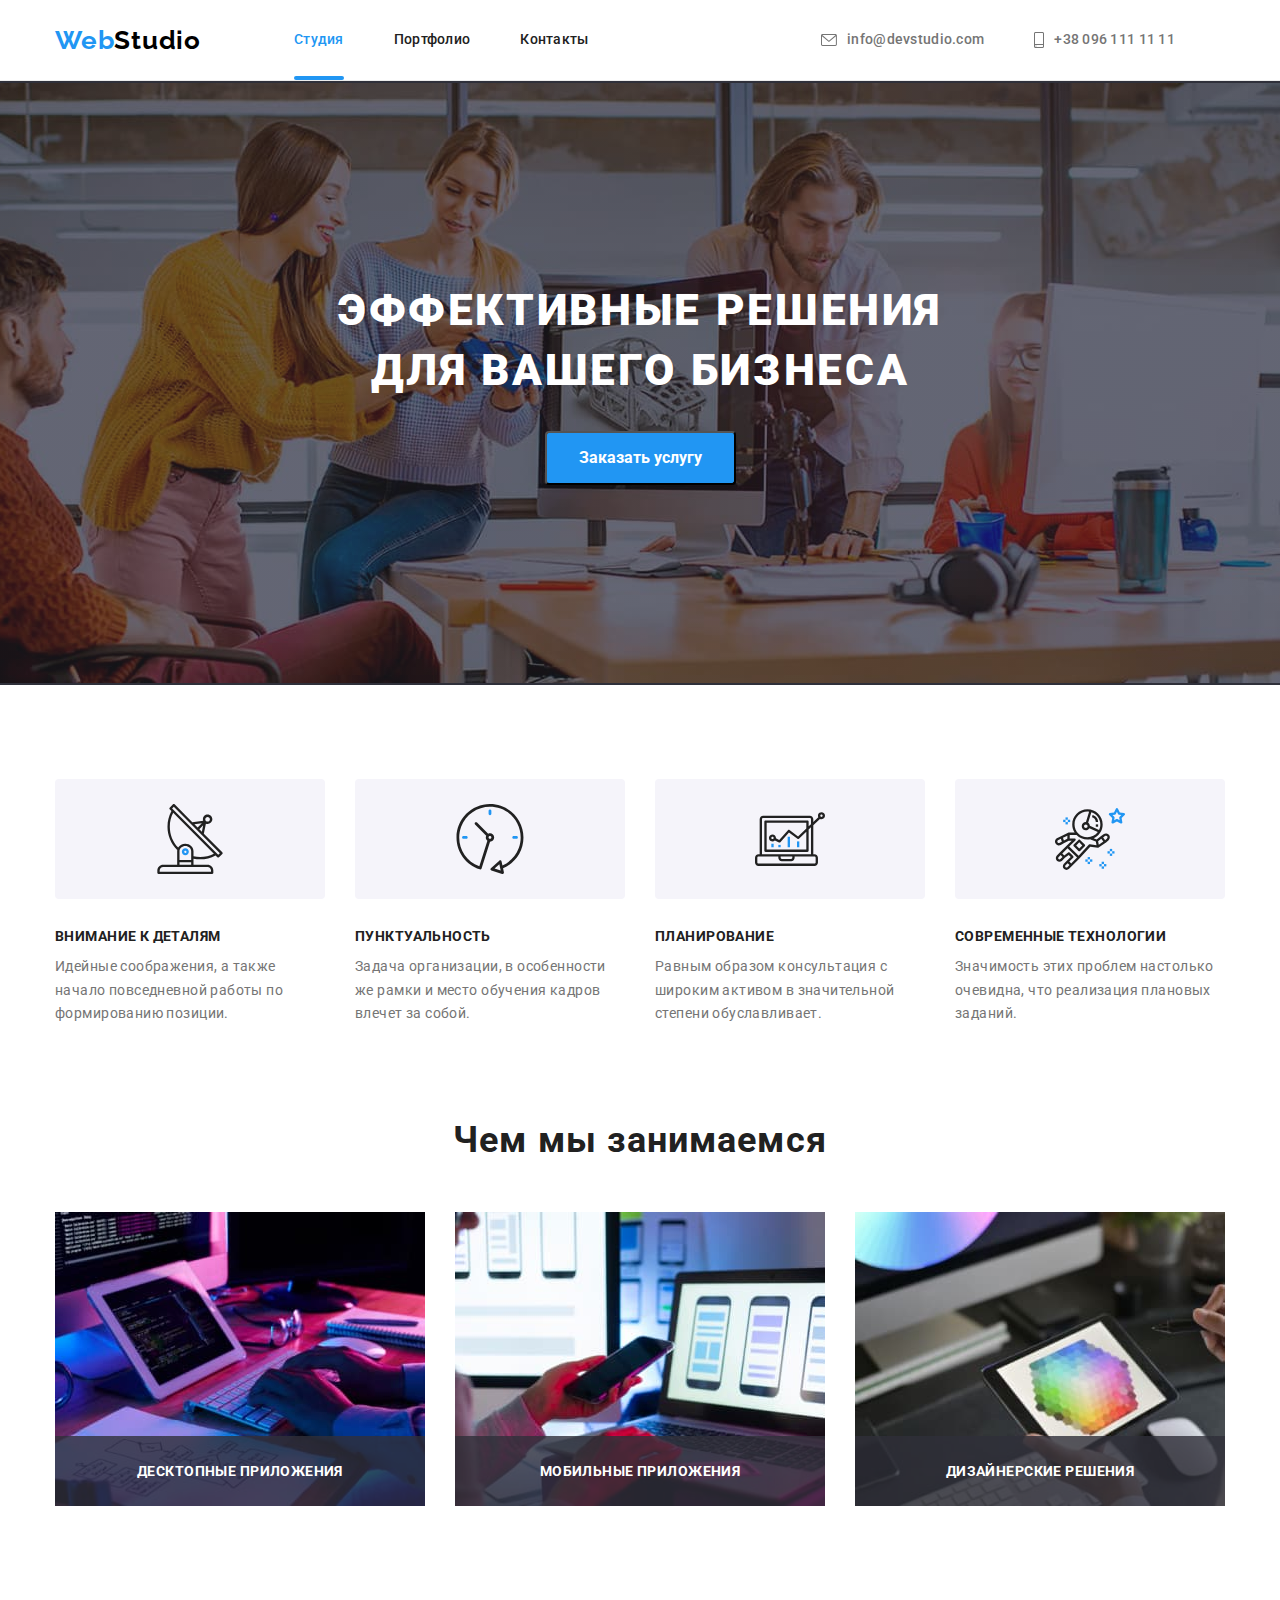
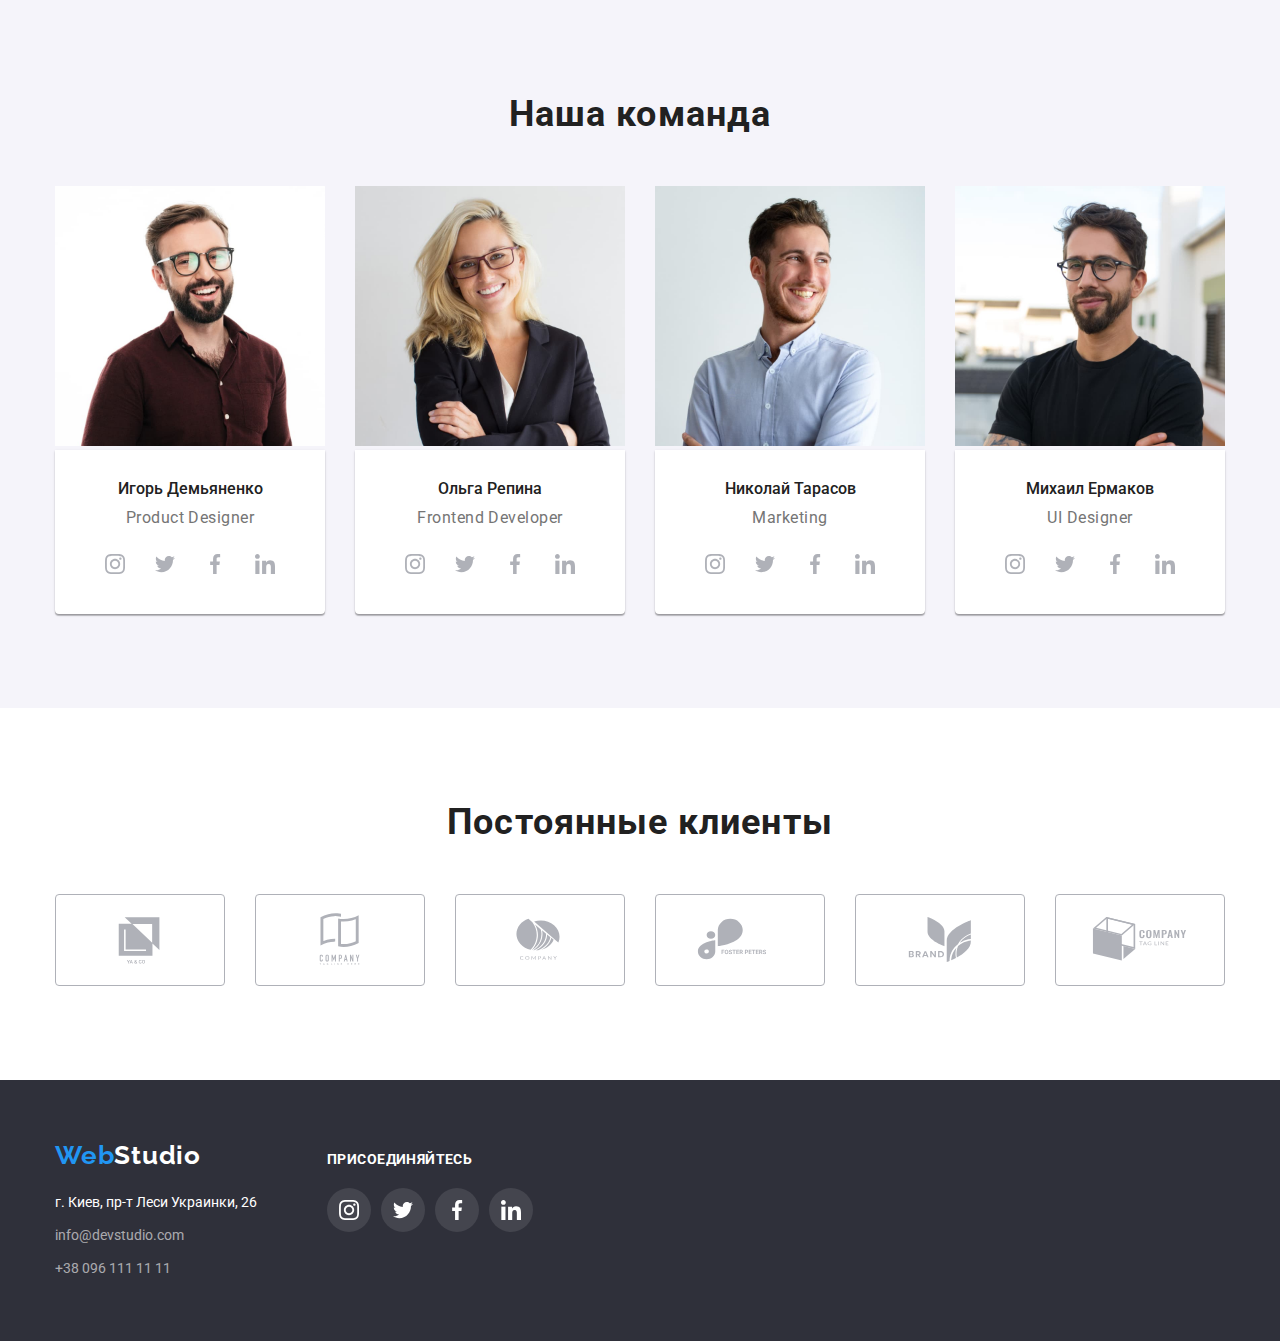
<file: index.html>
<!DOCTYPE html>
<html lang="ru">
  <head>
    <meta charset="UTF-8" />
    <meta http-equiv="X-UA-Compatible" content="IE=edge" />
    <meta name="viewport" content="width=device-width, initial-scale=1.0" />
    <title>WebStudio</title>
    <link rel="preconnect" href="https://fonts.googleapis.com" />
    <link rel="preconnect" href="https://fonts.gstatic.com" crossorigin />
    <link
      href="https://fonts.googleapis.com/css2?family=Raleway:wght@700&family=Roboto:wght@400;500;700;900&display=swap"
      rel="stylesheet"
    />
    <link
      rel="stylesheet"
      href="https://cdnjs.cloudflare.com/ajax/libs/modern-normalize/1.0.0/modern-normalize.min.css"
    />
    <link rel="stylesheet" href="./css/styles.css" />
  </head>
  <body>
    <!--Header section-->
    <header class="header">
      <div class="container header-container">
        <nav class="header-nav">
          <a class="logo link" href="./index.html"><span class="accent-logo">Web</span>Studio</a>
          <ul class="header-list list">
            <li class="header-item">
              <a class="header-link link header-link-current" href="./index.html">Студия</a>
            </li>

            <li class="header-item">
              <a class="header-link link" href="./portfolio.html">Портфолио</a>
            </li>

            <li class="header-item">
              <a class="header-link link" href="">Контакты</a>
            </li>
          </ul>
        </nav>

        <ul class="header-contacts list">
          <li class="header-contacts-item">
            <a class="header-mail link" href="mailto:info@devstudio.com">
              <svg class="header-icon" width="16" height="12">
                <use href="./images/icons.svg#icon-mail"></use>
              </svg>
              info@devstudio.com
            </a>
          </li>

          <li class="header-contacts-item">
            <a class="header-phone link" href="tel:+380961111111">
              <svg class="header-icon" width="10" height="16">
                <use href="./images/icons.svg#icon-phone"></use>
              </svg>
              +38 096 111 11 11
            </a>
          </li>
        </ul>
      </div>
    </header>

    <main>
      <!--Него section-->
      <section class="hero-section">
        <div class="container hero-container">
          <h1 class="hero-title">
            Эффективные решения<br />
            для вашего бизнеса
          </h1>

          <button class="hero-btn" data-modal-open type="button">Заказать услугу</button>
        </div>
      </section>

      <!--About section-->
      <section class="about-section section">
        <div class="container about-container">
          <ul class="about-list list">
            <li class="about-item">
              <div class="thumb-about">
                <svg class="about-icon" width="70" height="70">
                  <use href="./images/icons.svg#icon-antenna"></use>
                </svg>
              </div>
              <h3 class="about-title">Внимание к деталям</h3>
              <p class="about-desc">
                Идейные соображения, а также начало повседневной работы по формированию позиции.
              </p>
            </li>

            <li class="about-item">
              <div class="thumb-about">
                <svg class="about-icon" width="70" height="70">
                  <use href="./images/icons.svg#icon-clock"></use>
                </svg>
              </div>
              <h3 class="about-title">Пунктуальность</h3>
              <p class="about-desc">
                Задача организации, в особенности же рамки и место обучения кадров влечет за собой.
              </p>
            </li>

            <li class="about-item">
              <div class="thumb-about">
                <svg class="about-icon" width="70" height="70">
                  <use href="./images/icons.svg#icon-diagram"></use>
                </svg>
              </div>
              <h3 class="about-title">Планирование</h3>
              <p class="about-desc">
                Равным образом консультация с широким активом в значительной степени обуславливает.
              </p>
            </li>

            <li class="about-item">
              <div class="thumb-about">
                <svg class="about-icon" width="70" height="70">
                  <use href="./images/icons.svg#icon-astronaut"></use>
                </svg>
              </div>
              <h3 class="about-title">Современные технологии</h3>
              <p class="about-desc">
                Значимость этих проблем настолько очевидна, что реализация плановых заданий.
              </p>
            </li>
          </ul>
        </div>
      </section>

      <!--Occupation section-->
      <section class="occupation-section section">
        <div class="container occupation-container">
          <h2 class="section-title">Чем мы занимаемся</h2>
          <ul class="occupation-list list">
            <li class="occupation-item">
              <div class="occupation-thumb">
                <img
                  class="occupation-img"
                  src="./images/main_page/we_doing_1.jpg"
                  alt="Пишем код"
                  width="370"
                  height="294"
                />
                <p class="occupation-label">Десктопные приложения</p>
              </div>
            </li>

            <li class="occupation-item">
              <div class="occupation-thumb">
                <img
                  class="occupation-img"
                  src="./images/main_page/we_doing_2.jpg"
                  alt="Делаем адаптивную верстку"
                  width="370"
                  height="294"
                />
                <p class="occupation-label">Мобильные приложения</p>
              </div>
            </li>

            <li class="occupation-item">
              <div class="occupation-thumb">
                <img
                  class="occupation-img"
                  src="./images/main_page/we_doing_3.jpg"
                  alt="Создаем дизайн"
                  width="370"
                  height="294"
                />
                <p class="occupation-label">Дизайнерские решения</p>
              </div>
            </li>
          </ul>
        </div>
      </section>

      <!--Teem section-->
      <section class="team-section section">
        <div class="container team-container">
          <h2 class="section-title">Наша команда</h2>
          <ul class="team-list list">
            <li class="team-item">
              <img
                class="team-img"
                src="./images/main_page/team_1.jpg"
                alt="фото Игоря Демьяненко"
                width="270"
                height="260"
              />
              <div class="team-wrapper">
                <h3 class="team-title">Игорь Демьяненко</h3>
                <p class="team-subtitle">Product Designer</p>
                <ul class="socials list">
                  <li class="social-item">
                    <a
                      href="https://www.instagram.com/"
                      class="team-social-link link"
                      rel="noopener noreferrer"
                      aria-label="instagram"
                    >
                      <svg class="social-icon" width="20" height="20">
                        <use href="./images/icons.svg#icon-instagram"></use>
                      </svg>
                    </a>
                  </li>
                  <li class="social-item">
                    <a
                      href="https://twitter.com/"
                      class="team-social-link link"
                      rel="noopener noreferrer"
                      aria-label="twitter"
                    >
                      <svg class="social-icon" width="20" height="20">
                        <use href="./images/icons.svg#icon-twitter"></use>
                      </svg>
                    </a>
                  </li>
                  <li class="social-item">
                    <a
                      href="https://uk-ua.facebook.com/"
                      class="team-social-link link"
                      rel="noopener noreferrer"
                      aria-label="facebook"
                    >
                      <svg class="social-icon" width="20" height="20">
                        <use href="./images/icons.svg#icon-facebook"></use>
                      </svg>
                    </a>
                  </li>
                  <li class="social-item">
                    <a
                      href="https://www.linkedin.com/"
                      class="team-social-link link"
                      rel="noopener noreferrer"
                      aria-label="linkedin"
                    >
                      <svg class="social-icon" width="20" height="20">
                        <use href="./images/icons.svg#icon-linkedin"></use>
                      </svg>
                    </a>
                  </li>
                </ul>
              </div>
            </li>

            <li class="team-item">
              <img
                class="team-img"
                src="./images/main_page/team_2.jpg"
                alt="фото Ольги Репиной"
                width="270"
                height="260"
              />
              <div class="team-wrapper">
                <h3 class="team-title">Ольга Репина</h3>
                <p class="team-subtitle">Frontend Developer</p>
                <ul class="socials list">
                  <li class="social-item">
                    <a
                      href="https://www.instagram.com/"
                      class="team-social-link link"
                      rel="noopener noreferrer"
                      aria-label="instagram"
                    >
                      <svg class="social-icon" width="20" height="20">
                        <use href="./images/icons.svg#icon-instagram"></use>
                      </svg>
                    </a>
                  </li>
                  <li class="social-item">
                    <a
                      href="https://twitter.com/"
                      class="team-social-link link"
                      rel="noopener noreferrer"
                      aria-label="twitter"
                    >
                      <svg class="social-icon" width="20" height="20">
                        <use href="./images/icons.svg#icon-twitter"></use>
                      </svg>
                    </a>
                  </li>
                  <li class="social-item">
                    <a
                      href="https://uk-ua.facebook.com/"
                      class="team-social-link link"
                      rel="noopener noreferrer"
                      aria-label="facebook"
                    >
                      <svg class="social-icon" width="20" height="20">
                        <use href="./images/icons.svg#icon-facebook"></use>
                      </svg>
                    </a>
                  </li>
                  <li class="social-item">
                    <a
                      href="https://www.linkedin.com/"
                      class="team-social-link link"
                      rel="noopener noreferrer"
                      aria-label="linkedin"
                    >
                      <svg class="social-icon" width="20" height="20">
                        <use href="./images/icons.svg#icon-linkedin"></use>
                      </svg>
                    </a>
                  </li>
                </ul>
              </div>
            </li>

            <li class="team-item">
              <img
                class="team-img"
                src="./images/main_page/team_3.jpg"
                alt="фото Николая Тарасова"
                width="270"
                height="260"
              />
              <div class="team-wrapper">
                <h3 class="team-title">Николай Тарасов</h3>
                <p class="team-subtitle">Marketing</p>
                <ul class="socials list">
                  <li class="social-item">
                    <a
                      href="https://www.instagram.com/"
                      class="team-social-link link"
                      rel="noopener noreferrer"
                      aria-label="instagram"
                    >
                      <svg class="social-icon" width="20" height="20">
                        <use href="./images/icons.svg#icon-instagram"></use>
                      </svg>
                    </a>
                  </li>
                  <li class="social-item">
                    <a
                      href="https://twitter.com/"
                      class="team-social-link link"
                      rel="noopener noreferrer"
                      aria-label="twitter"
                    >
                      <svg class="social-icon" width="20" height="20">
                        <use href="./images/icons.svg#icon-twitter"></use>
                      </svg>
                    </a>
                  </li>
                  <li class="social-item">
                    <a
                      href="https://uk-ua.facebook.com/"
                      class="team-social-link link"
                      rel="noopener noreferrer"
                      aria-label="facebook"
                    >
                      <svg class="social-icon" width="20" height="20">
                        <use href="./images/icons.svg#icon-facebook"></use>
                      </svg>
                    </a>
                  </li>
                  <li class="social-item">
                    <a
                      href="https://www.linkedin.com/"
                      class="team-social-link link"
                      rel="noopener noreferrer"
                      aria-label="linkedin"
                    >
                      <svg class="social-icon" width="20" height="20">
                        <use href="./images/icons.svg#icon-linkedin"></use>
                      </svg>
                    </a>
                  </li>
                </ul>
              </div>
            </li>

            <li class="team-item">
              <img
                class="team-img"
                src="./images/main_page/team_4.jpg"
                alt="фото Михаила Ермакова"
                width="270"
                height="260"
              />
              <div class="team-wrapper">
                <h3 class="team-title">Михаил Ермаков</h3>
                <p class="team-subtitle">UI Designer</p>
                <ul class="socials list">
                  <li class="social-item">
                    <a
                      href="https://www.instagram.com/"
                      class="team-social-link link"
                      rel="noopener noreferrer"
                      aria-label="instagram"
                    >
                      <svg class="social-icon" width="20" height="20">
                        <use href="./images/icons.svg#icon-instagram"></use>
                      </svg>
                    </a>
                  </li>
                  <li class="social-item">
                    <a
                      href="https://twitter.com/"
                      class="team-social-link link"
                      rel="noopener noreferrer"
                      aria-label="twitter"
                    >
                      <svg class="social-icon" width="20" height="20">
                        <use href="./images/icons.svg#icon-twitter"></use>
                      </svg>
                    </a>
                  </li>
                  <li class="social-item">
                    <a
                      href="https://uk-ua.facebook.com/"
                      class="team-social-link link"
                      rel="noopener noreferrer"
                      aria-label="facebook"
                    >
                      <svg class="social-icon" width="20" height="20">
                        <use href="./images/icons.svg#icon-facebook"></use>
                      </svg>
                    </a>
                  </li>
                  <li class="social-item">
                    <a
                      href="https://www.linkedin.com/"
                      class="team-social-link link"
                      rel="noopener noreferrer"
                      aria-label="linkedin"
                    >
                      <svg class="social-icon" width="20" height="20">
                        <use href="./images/icons.svg#icon-linkedin"></use>
                      </svg>
                    </a>
                  </li>
                </ul>
              </div>
            </li>
          </ul>
        </div>
      </section>

      <!--Clients-section-->
      <section class="clients-section section">
        <div class="container clients-container">
          <h2 class="section-title">Постоянные клиенты</h2>
          <ul class="clients-list list">
            <li class="clients-item">
              <a href="" class="clients-link link">
                <svg class="clients-icon" width="106" height="60">
                  <use href="./images/icons.svg#icon-logo-1"></use>
                </svg>
              </a>
            </li>
            <li class="clients-item">
              <a href="" class="clients-link link">
                <svg class="clients-icon" width="106" height="60">
                  <use href="./images/icons.svg#icon-logo-2"></use>
                </svg>
              </a>
            </li>
            <li class="clients-item">
              <a href="" class="clients-link link">
                <svg class="clients-icon" width="106" height="60">
                  <use href="./images/icons.svg#icon-logo-3"></use>
                </svg>
              </a>
            </li>
            <li class="clients-item">
              <a href="" class="clients-link link">
                <svg class="clients-icon" width="106" height="60">
                  <use href="./images/icons.svg#icon-logo-4"></use>
                </svg>
              </a>
            </li>
            <li class="clients-item">
              <a href="" class="clients-link link">
                <svg class="clients-icon" width="106" height="60">
                  <use href="./images/icons.svg#icon-logo-5"></use>
                </svg>
              </a>
            </li>
            <li class="clients-item">
              <a href="" class="clients-link link">
                <svg class="clients-icon" width="106" height="60">
                  <use href="./images/icons.svg#icon-logo-6"></use>
                </svg>
              </a>
            </li>
          </ul>
        </div>
      </section>
    </main>

    <!--Footer section-->
    <footer class="footer">
      <div class="container footer-container">
        <div class="footer-contacts">
          <a class="logo-footer link" href="./index.html"
            ><span class="accent-logo">Web</span>Studio</a
          >

          <address class="footer-address">
            <a
              class="footer-contacts link"
              href="https://goo.gl/maps/agiTG1LRNtwBtobM9"
              target="_blank"
              rel="noopener noreferrer"
              >г. Киев, пр-т Леси Украинки, 26</a
            >
            <a class="footer-mail link" href="mailto:info@devstudio.com"> info@devstudio.com</a>
            <a class="footer-phone link" href="tel:+380961111111">+38 096 111 11 11</a>
          </address>
        </div>

        <div class="wrapper-social-link">
          <p class="footer-title">Присоединяйтесь</p>
          <ul class="footer-list list">
            <li class="footer-item">
              <a
                href="https://www.instagram.com/"
                class="footer-social-link link"
                rel="noopener noreferrer"
                aria-label="instagram"
              >
                <svg class="footer-icon" width="20" height="20">
                  <use href="./images/icons.svg#icon-instagram"></use>
                </svg>
              </a>
            </li>
            <li class="footer-item">
              <a
                href="https://twitter.com/"
                class="footer-social-link link"
                rel="noopener noreferrer"
                aria-label="twitter"
              >
                <svg class="footer-icon" width="20" height="20">
                  <use href="./images/icons.svg#icon-twitter"></use>
                </svg>
              </a>
            </li>
            <li class="footer-item">
              <a
                href="https://uk-ua.facebook.com/"
                class="footer-social-link link"
                rel="noopener noreferrer"
                aria-label="facebook"
              >
                <svg class="footer-icon" width="20" height="20">
                  <use href="./images/icons.svg#icon-facebook"></use>
                </svg>
              </a>
            </li>
            <li class="footer-item">
              <a
                href="https://www.linkedin.com/"
                class="footer-social-link link"
                rel="noopener noreferrer"
                aria-label="linkedin"
              >
                <svg class="footer-icon" width="20" height="20">
                  <use href="./images/icons.svg#icon-linkedin"></use>
                </svg>
              </a>
            </li>
          </ul>
        </div>
      </div>
    </footer>

    <!--Modal-window-->
    <div class="backdrop is-hidden" data-modal>
      <div class="modal">
        <button class="modal-btn" data-modal-close>
          <svg class="modal-icon" width="20" height="20">
            <use href="./images/icons.svg#icon-xmark"></use>
          </svg>
        </button>
      </div>
    </div>
    <script src="./js/modal.js"></script>
  </body>
</html>
</file>
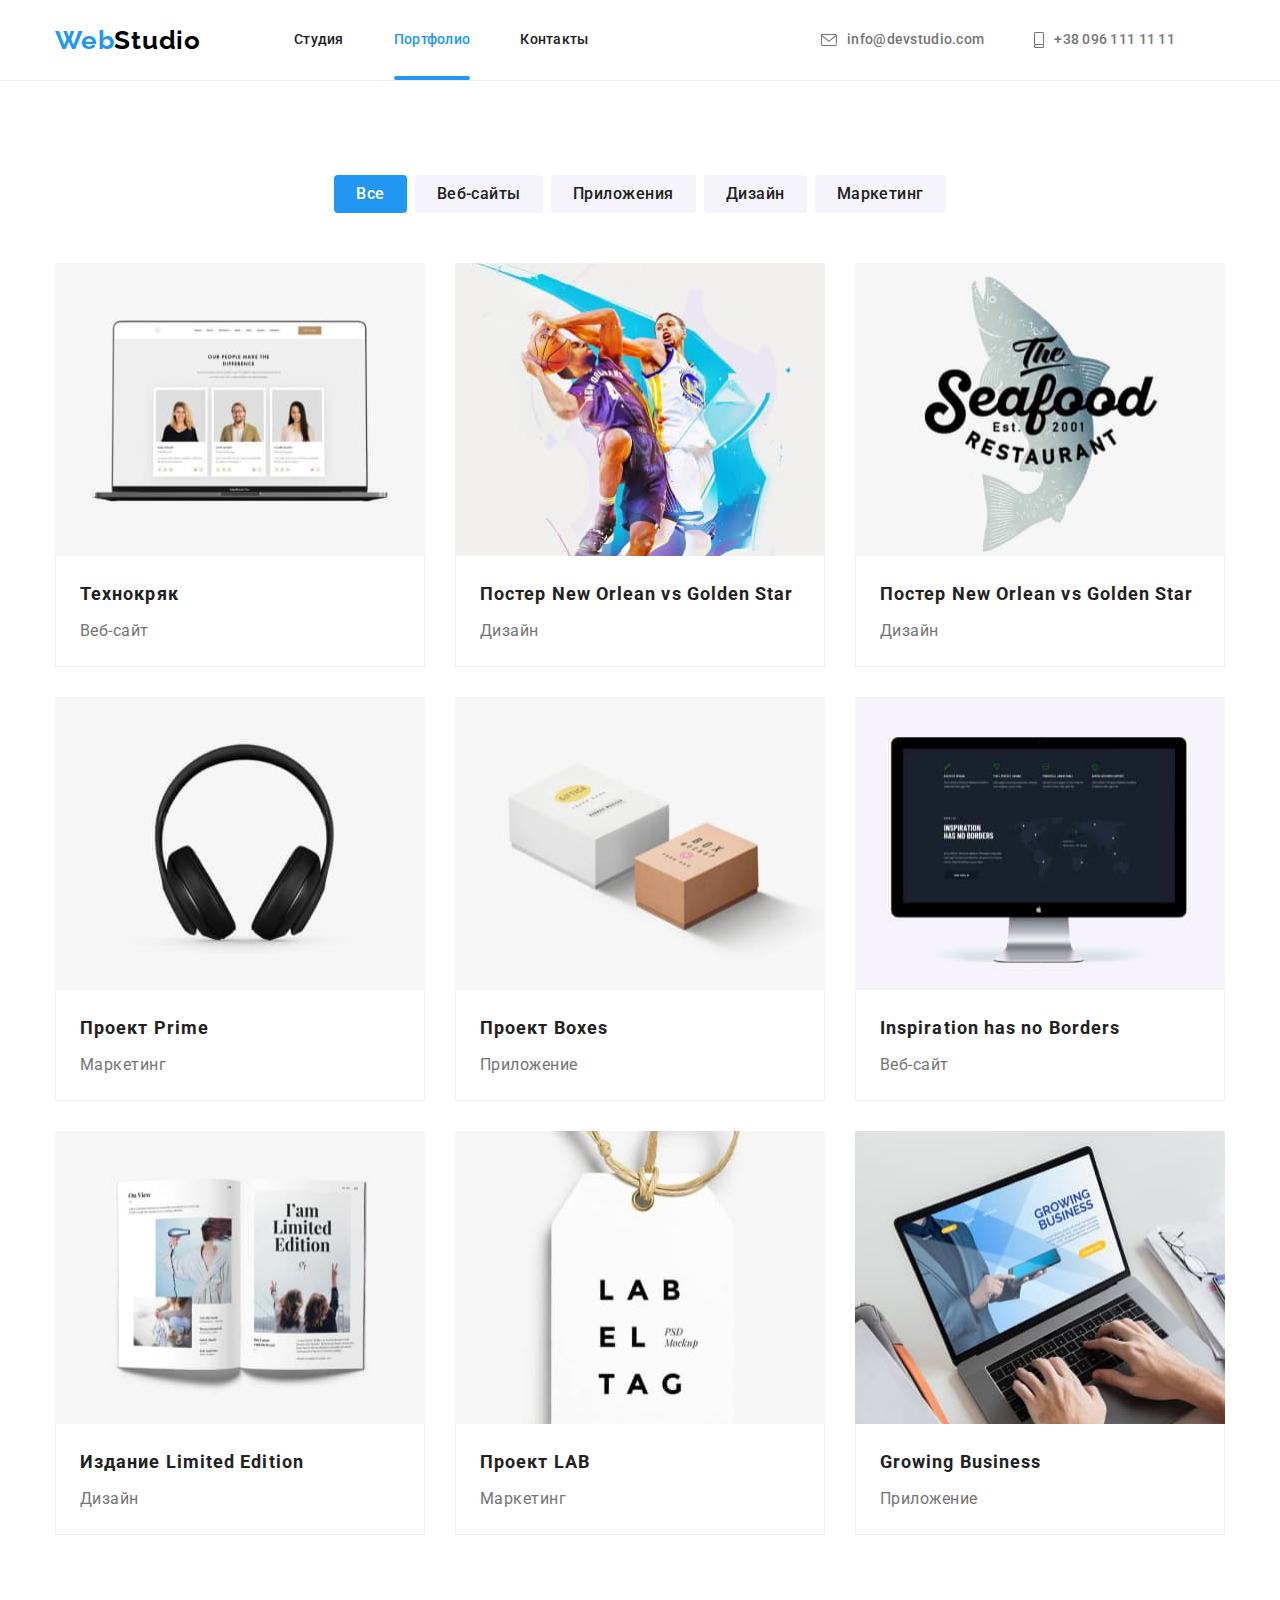
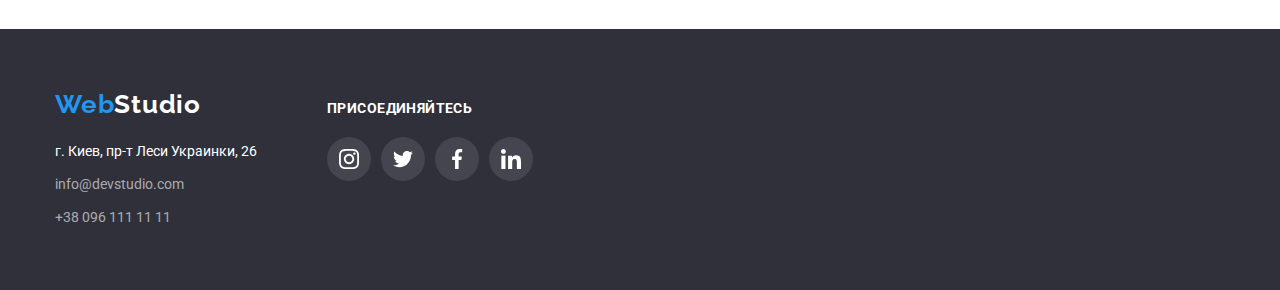
<file: portfolio.html>
<!DOCTYPE html>
<html lang="ru">
  <head>
    <meta charset="UTF-8" />
    <meta http-equiv="X-UA-Compatible" content="IE=edge" />
    <meta name="viewport" content="width=device-width, initial-scale=1.0" />
    <title>WebStudio</title>
    <link rel="preconnect" href="https://fonts.googleapis.com" />
    <link rel="preconnect" href="https://fonts.gstatic.com" crossorigin />
    <link
      href="https://fonts.googleapis.com/css2?family=Raleway:wght@700&family=Roboto:wght@400;500;700;900&display=swap"
      rel="stylesheet"
    />
    <link
      rel="stylesheet"
      href="https://cdnjs.cloudflare.com/ajax/libs/modern-normalize/1.0.0/modern-normalize.min.css"
    />
    <link rel="stylesheet" href="./css/styles.css" />
  </head>
  <body>
    <!--Header section-->
    <header class="header">
      <div class="container header-container">
        <nav class="header-nav">
          <a class="logo link" href="./index.html"><span class="accent-logo">Web</span>Studio</a>
          <ul class="header-list list">
            <li class="header-item">
              <a class="header-link link" href="./index.html">Студия</a>
            </li>

            <li class="header-item">
              <a class="header-link link header-link-current" href="./portfolio.html">Портфолио</a>
            </li>

            <li class="header-item">
              <a class="header-link link" href="">Контакты</a>
            </li>
          </ul>
        </nav>

        <ul class="header-contacts list">
          <li class="header-contacts-item">
            <a class="header-mail link" href="mailto:info@devstudio.com">
              <svg class="header-icon" width="16" height="12">
                <use href="./images/icons.svg#icon-mail"></use>
              </svg>
              info@devstudio.com
            </a>
          </li>

          <li class="header-contacts-item">
            <a class="header-phone link" href="tel:+380961111111">
              <svg class="header-icon" width="10" height="16">
                <use href="./images/icons.svg#icon-phone"></use>
              </svg>
              +38 096 111 11 11
            </a>
          </li>
        </ul>
      </div>
    </header>

    <main>
      <!--Portfolio-->

      <section class="portfolio section">
        <div class="container portfolio-container">
          <h1 class="hidden-title">Портфолио</h1>

          <!--Filter-->

          <ul class="filter-list list">
            <li class="filter-item">
              <button class="filter-btn filter-active-btn" type="button">Все</button>
            </li>
            <li class="filter-item">
              <button class="filter-btn" type="button">Веб-сайты</button>
            </li>
            <li class="filter-item">
              <button class="filter-btn" type="button">Приложения</button>
            </li>
            <li class="filter-item">
              <button class="filter-btn" type="button">Дизайн</button>
            </li>
            <li class="filter-item">
              <button class="filter-btn" type="button">Маркетинг</button>
            </li>
          </ul>

          <!--Portfolio list-->

          <ul class="portfolio-list list">
            <li class="portfolio-item">
              <a class="portfolio-link link" href="">
                <div class="portfolio-overlay">
                  <img
                    class="portfolio-img"
                    src="./images/portfolio/img1.jpg"
                    alt="Экран компьютера"
                    width="370"
                    height="295"
                  />
                  <div class="overlay">
                    <p class="overlay-text">
                      Ресурс предлагает комплексные предложения с разным уровнем функционала и
                      сервисов. Все это позволит посетителю получить исчерпывающие сведения о
                      компании или частном лице.
                    </p>
                  </div>
                </div>
                <div class="portfolio-wrapper">
                  <h2 class="portfolio-title">Технокряк</h2>
                  <p class="portfolio-subtitle">Веб-сайт</p>
                </div>
              </a>
            </li>
            <li class="portfolio-item">
              <a class="portfolio-link link" href="">
                <div class="portfolio-overlay">
                  <img
                    class="portfolio-img"
                    src="./images/portfolio/img2.jpg"
                    alt="Дизайнерский рисунок баскетболистов"
                    width="370"
                    height="295"
                  />
                  <div class="overlay">
                    <p class="overlay-text">
                      Ресурс предлагает комплексные предложения с разным уровнем функционала и
                      сервисов. Все это позволит посетителю получить исчерпывающие сведения о
                      компании или частном лице.
                    </p>
                  </div>
                </div>
                <div class="portfolio-wrapper">
                  <h2 class="portfolio-title">Постер New Orlean vs Golden Star</h2>
                  <p class="portfolio-subtitle">Дизайн</p>
                </div>
              </a>
            </li>
            <li class="portfolio-item">
              <a class="portfolio-link link" href="">
                <div class="portfolio-overlay">
                  <img
                    class="portfolio-img"
                    src="./images/portfolio/img3.jpg"
                    alt="Логотип ресторана с рыбными блюдами"
                    width="370"
                    height="295"
                  />
                  <div class="overlay">
                    <p class="overlay-text">
                      Ресурс предлагает комплексные предложения с разным уровнем функционала и
                      сервисов. Все это позволит посетителю получить исчерпывающие сведения о
                      компании или частном лице.
                    </p>
                  </div>
                </div>
                <div class="portfolio-wrapper">
                  <h2 class="portfolio-title">Постер New Orlean vs Golden Star</h2>
                  <p class="portfolio-subtitle">Дизайн</p>
                </div>
              </a>
            </li>
            <li class="portfolio-item">
              <a class="portfolio-link link" href="">
                <div class="portfolio-overlay">
                  <img
                    class="portfolio-img"
                    src="./images/portfolio/img4.jpg"
                    alt="Наушники"
                    width="370"
                    height="295"
                  />
                  <div class="overlay">
                    <p class="overlay-text">
                      Ресурс предлагает комплексные предложения с разным уровнем функционала и
                      сервисов. Все это позволит посетителю получить исчерпывающие сведения о
                      компании или частном лице.
                    </p>
                  </div>
                </div>
                <div class="portfolio-wrapper">
                  <h2 class="portfolio-title">Проект Prime</h2>
                  <p class="portfolio-subtitle">Маркетинг</p>
                </div>
              </a>
            </li>
            <li class="portfolio-item">
              <a class="portfolio-link link" href="">
                <div class="portfolio-overlay">
                  <img
                    class="portfolio-img"
                    src="./images/portfolio/img5.jpg"
                    alt="Коробки"
                    width="370"
                    height="295"
                  />
                  <div class="overlay">
                    <p class="overlay-text">
                      Ресурс предлагает комплексные предложения с разным уровнем функционала и
                      сервисов. Все это позволит посетителю получить исчерпывающие сведения о
                      компании или частном лице.
                    </p>
                  </div>
                </div>
                <div class="portfolio-wrapper">
                  <h2 class="portfolio-title">Проект Boxes</h2>
                  <p class="portfolio-subtitle">Приложение</p>
                </div>
              </a>
            </li>
            <li class="portfolio-item">
              <a class="portfolio-link link" href="">
                <div class="portfolio-overlay">
                  <img
                    class="portfolio-img"
                    src="./images/portfolio/img6.jpg"
                    alt="Монитор"
                    width="370"
                    height="295"
                  />
                  <div class="overlay">
                    <p class="overlay-text">
                      Ресурс предлагает комплексные предложения с разным уровнем функционала и
                      сервисов. Все это позволит посетителю получить исчерпывающие сведения о
                      компании или частном лице.
                    </p>
                  </div>
                </div>
                <div class="portfolio-wrapper">
                  <h2 class="portfolio-title">Inspiration has no Borders</h2>
                  <p class="portfolio-subtitle">Веб-сайт</p>
                </div>
              </a>
            </li>
            <li class="portfolio-item">
              <a class="portfolio-link link" href="">
                <div class="portfolio-overlay">
                  <img
                    class="portfolio-img"
                    src="./images/portfolio/img7.jpg"
                    alt="Открытый журнал"
                    width="370"
                    height="295"
                  />
                  <div class="overlay">
                    <p class="overlay-text">
                      Ресурс предлагает комплексные предложения с разным уровнем функционала и
                      сервисов. Все это позволит посетителю получить исчерпывающие сведения о
                      компании или частном лице.
                    </p>
                  </div>
                </div>
                <div class="portfolio-wrapper">
                  <h2 class="portfolio-title">Издание Limited Edition</h2>
                  <p class="portfolio-subtitle">Дизайн</p>
                </div>
              </a>
            </li>
            <li class="portfolio-item">
              <a class="portfolio-link link" href="">
                <div class="portfolio-overlay">
                  <img
                    class="portfolio-img"
                    src="./images/portfolio/img8.jpg"
                    alt="Бирка"
                    width="370"
                    height="295"
                  />
                  <div class="overlay">
                    <p class="overlay-text">
                      Ресурс предлагает комплексные предложения с разным уровнем функционала и
                      сервисов. Все это позволит посетителю получить исчерпывающие сведения о
                      компании или частном лице.
                    </p>
                  </div>
                </div>
                <div class="portfolio-wrapper">
                  <h2 class="portfolio-title">Проект LAB</h2>
                  <p class="portfolio-subtitle">Маркетинг</p>
                </div>
              </a>
            </li>
            <li class="portfolio-item">
              <a class="portfolio-link link" href="">
                <div class="portfolio-overlay">
                  <img
                    class="portfolio-img"
                    src="./images/portfolio/img9.jpg"
                    alt="Открытый лептоп"
                    width="370"
                    height="295"
                  />
                  <div class="overlay">
                    <p class="overlay-text">
                      Ресурс предлагает комплексные предложения с разным уровнем функционала и
                      сервисов. Все это позволит посетителю получить исчерпывающие сведения о
                      компании или частном лице.
                    </p>
                  </div>
                </div>
                <div class="portfolio-wrapper">
                  <h2 class="portfolio-title">Growing Business</h2>
                  <p class="portfolio-subtitle">Приложение</p>
                </div>
              </a>
            </li>
          </ul>
        </div>
      </section>
    </main>

    <!--Footer section-->

    <footer class="footer">
      <div class="container footer-container">
        <div class="footer-contacts">
          <a class="logo-footer link" href="./index.html"
            ><span class="accent-logo">Web</span>Studio</a
          >

          <address class="footer-address">
            <a
              class="footer-contacts link"
              href="https://goo.gl/maps/agiTG1LRNtwBtobM9"
              target="_blank"
              rel="noopener noreferrer"
              >г. Киев, пр-т Леси Украинки, 26</a
            >
            <a class="footer-mail link" href="mailto:info@devstudio.com"> info@devstudio.com</a>
            <a class="footer-phone link" href="tel:+380961111111">+38 096 111 11 11</a>
          </address>
        </div>

        <div class="wrapper-social-link">
          <p class="footer-title">Присоединяйтесь</p>
          <ul class="footer-list list">
            <li class="footer-item">
              <a
                href="https://www.instagram.com/"
                class="footer-social-link link"
                rel="noopener noreferrer"
                aria-label="instagram"
              >
                <svg class="footer-icon" width="20" height="20">
                  <use href="./images/icons.svg#icon-instagram"></use>
                </svg>
              </a>
            </li>
            <li class="footer-item">
              <a
                href="https://twitter.com/"
                class="footer-social-link link"
                rel="noopener noreferrer"
                aria-label="twitter"
              >
                <svg class="footer-icon" width="20" height="20">
                  <use href="./images/icons.svg#icon-twitter"></use>
                </svg>
              </a>
            </li>
            <li class="footer-item">
              <a
                href="https://uk-ua.facebook.com/"
                class="footer-social-link link"
                rel="noopener noreferrer"
                aria-label="facebook"
              >
                <svg class="footer-icon" width="20" height="20">
                  <use href="./images/icons.svg#icon-facebook"></use>
                </svg>
              </a>
            </li>
            <li class="footer-item">
              <a
                href="https://www.linkedin.com/"
                class="footer-social-link link"
                rel="noopener noreferrer"
                aria-label="linkedin"
              >
                <svg class="footer-icon" width="20" height="20">
                  <use href="./images/icons.svg#icon-linkedin"></use>
                </svg>
              </a>
            </li>
          </ul>
        </div>
      </div>
    </footer>
  </body>
</html>
</file>
<file: css/styles.css>
:root {
  /*text color*/
  --primery-text-color: #212121;
  --secondary-text-color: #757575;
  --accent-text-color: #2196f3;
  --white-text-color: #ffffff;
  /*bg color*/
  --accent-color: #2196f3;
  --primery-bgc-color: #ffffff;
  --secondary-bgc-color: #2f303a;
  /*other*/
  --anim-hover: 250ms cubic-bezier(0.4, 0, 0.2, 1);
}

/* Навешивать данное правило не нужно, так как его задает нормализатор стилей*/
/* html {
  box-sizing: border-box;
}

*,
*::after,
*::before {
  box-sizing: inherit;
} */

body {
  font-family: Roboto, sans-serif;
}

.no-scroll {
  overflow: hidden;
}

/* reset styles*/

h1,
h2,
h3,
h4,
h5,
p {
  margin: 0;
}

.link {
  text-decoration: none;
}

.list {
  list-style: none;
  padding: 0;
  margin: 0;
}

.container {
  width: 1200px;
  /* outline: 1px dashed red; */
  margin-left: auto;
  margin-right: auto;
  padding-left: 15px;
  padding-right: 15px;
}

.section {
  padding-top: 94px;
  padding-bottom: 94px;
  /* outline: 1px solid blue; */
}

.section-title {
  margin-bottom: 50px;
}

/**
|============================
| Header
|============================
*/

.header {
  background-color: var(rimery-bgc-color);
  border-bottom: 1px solid #ececec;
}

.header-container {
  display: flex;
  align-items: center;
}

.logo {
  color: #000000;
  font-family: 'Raleway';
  font-weight: 700;
  font-size: 26px;
  line-height: 1.19;
  letter-spacing: 0.03em;
  margin-right: 93px;
}

.header-nav {
  display: flex;
  align-items: center;
}

.accent-logo {
  color: var(--accent-text-color);
}

.header-list {
  display: flex;
}

.header-item {
  font-weight: 500;
  font-size: 14px;
  line-height: 1.14;
  letter-spacing: 0.02em;
  margin-right: 50px;
}

.header-item:last-child {
  margin-right: 0;
}

.header-link {
  display: block;
  padding-top: 32px;
  padding-bottom: 32px;
  color: var(--primery-text-color);

  transition: color var(--anim-hover);
}

.header-link-current {
  color: var(--accent-text-color);
  position: relative;
}

.header-link-current::after {
  content: '';
  display: block;
  width: 100%;
  height: 4px;
  background-color: rgba(33, 150, 243, 1);
  border-radius: 2px;

  position: absolute;
  bottom: 0;
}

.header-link:hover,
.header-link:focus {
  color: var(--accent-text-color);
}

.header-contacts {
  display: flex;
  margin-left: auto;
}

.header-contacts-item {
  margin-right: 50px;
  display: flex;
  align-items: center;
  gap: 10px;
}

.header-mail,
.header-phone {
  font-weight: 500;
  font-size: 14px;
  line-height: 1.14;
  letter-spacing: 0.02em;

  padding-top: 32px;
  padding-bottom: 32px;

  color: var(--secondary-text-color);

  display: flex;
  align-items: center;
  transition: color var(--anim-hover);
}

.header-contacts-item {
  display: flex;
  flex-wrap: nowrap;
}

.header-mail:hover,
.header-phone:hover,
.header-mail:focus,
.header-phone:focus {
  color: var(--accent-text-color);
}

.header-icon {
  margin-right: 10px;
  fill: currentColor;
}

/**
|============================
| Main page
|============================
*/

/**
|============================
| Неrо section
|============================
*/

.hero-section {
  background-color: var(--secondary-bgc-color);
  max-width: 1600px;
  margin-left: auto;
  margin-right: auto;
  background-image: linear-gradient(to bottom, rgba(47, 48, 58, 0.4), rgba(47, 48, 58, 0.4)),
    url('../images/hero/hero-bg.jpg');
  background-repeat: no-repeat;
  background-position: center, center;
}

.hero-container {
  padding-top: 200px;
  padding-bottom: 200px;
}

.hero-title {
  font-weight: 900;
  font-size: 44px;
  line-height: 1.36;
  text-align: center;
  letter-spacing: 0.06em;
  text-transform: uppercase;
  color: var(--white-text-color);

  margin-top: 0;
  margin-bottom: 30px;
}

.hero-btn {
  display: block;

  font-weight: 700;
  font-size: 16px;
  line-height: calc(30 / 16);
  font-family: inherit;

  color: var(--white-text-color);
  background-color: var(--accent-color);

  cursor: pointer;
  margin-left: auto;
  margin-right: auto;
  padding: 10px 32px;

  box-shadow: 0px 4px 4px rgba(0, 0, 0, 0.15);
  border-radius: 4px;

  transition: background-color var(--anim-hover);
}

.hero-btn:hover,
.hero-btn:focus {
  background-color: #188ce8;
}

/**
|============================
| About section
|============================
*/

.about-list {
  display: flex;
  gap: 30px;
}

.thumb-about {
  width: 270px;
  min-height: 120px;
  background-color: #f5f4fa;
  border-radius: 4px;

  display: flex;
  align-items: center;
  justify-content: center;
  gap: 30px;
  margin-bottom: 30px;
}

.about-title {
  font-weight: 700;
  font-size: 14px;
  line-height: 1.14;
  letter-spacing: 0.03em;
  text-transform: uppercase;
  color: var(--primery-text-color);
  margin-bottom: 10px;
}

.about-desc {
  font-size: 14px;
  line-height: 1.71;
  letter-spacing: 0.03em;
  color: var(--secondary-text-color);
  width: 270px;
}

/**
|============================
| Occupation section
|============================
*/

.occupation-section {
  padding-top: 0;
}

.section-title {
  font-weight: 700;
  font-size: 36px;
  line-height: 1.16;
  text-align: center;
  letter-spacing: 0.03em;
  color: var(--primery-text-color);
}

.occupation-list {
  display: flex;
  gap: 30px;
}

.occupation-img {
  display: block;
}

.occupation-thumb {
  position: relative;
}

.occupation-label {
  position: absolute;
  bottom: 0;
  width: 100%;
  text-align: center;
  padding-top: 27px;
  padding-bottom: 27px;

  font-weight: 700;
  font-size: 14px;
  line-height: calc(16 / 14);
  letter-spacing: 0.03em;
  text-transform: uppercase;

  color: #ffffff;
  background: rgba(47, 48, 58, 0.8);
}

/**
|============================
| Teem section
|============================
*/

.team-section {
  background-color: #f5f4fa;
}

.team-title {
  font-weight: 500;
  font-size: 16px;
  line-height: 1.18;
  color: var(--primery-text-color);
  text-align: center;
  margin-bottom: 10px;
}

.team-subtitle {
  display: block;
  font-weight: 400;
  font-size: 16px;
  line-height: 1.18;
  text-align: center;
  letter-spacing: 0.03em;
  color: var(--secondary-text-color);
  margin-bottom: 16px;
}

.team-list {
  display: flex;
  gap: 30px;
}

.team-wrapper {
  padding-top: 30px;
  padding-bottom: 30px;
  background-color: #ffffff;
  box-shadow: 0px 1px 3px rgba(0, 0, 0, 0.12), 0px 1px 1px rgba(0, 0, 0, 0.14),
    0px 2px 1px rgba(0, 0, 0, 0.2);
  border-radius: 0px 0px 4px 4px;
}

.socials {
  display: flex;
  align-items: center;
  justify-content: center;
  gap: 10px;
}

.team-social-link {
  display: flex;
  align-items: center;
  justify-content: center;
  width: 40px;
  height: 40px;
  /* outline: 1px solid red; */
  border-radius: 50%;
  color: #afb1b8;

  transition: background-color var(--anim-hover), color var(--anim-hover);
}

.team-social-link:hover,
.team-social-link:focus {
  background-color: var(--accent-color);
  color: #ffffff;
}

.social-icon {
  fill: currentColor;
}

/**
|============================
| Clients section
|============================
*/

.clients-list {
  display: flex;
  flex-wrap: nowrap;
  justify-content: center;
  gap: 30px;
}

.clients-item {
  display: flex;
}

.clients-link {
  display: flex;
  width: 170px;
  height: 92px;
  border: 1px solid #afb1b8;
  border-radius: 4px;
  align-items: center;
  justify-content: center;
  color: #afb1b8;

  transition: color var(--anim-hover), border var(--anim-hover);
}

.clients-icon {
  fill: currentColor;
}

.clients-link:hover,
.clients-link:focus {
  color: var(--accent-text-color);
  border: 1px solid var(--accent-text-color);
}

/**
|============================
| Footer
|============================
*/

.footer {
  background-color: var(--secondary-bgc-color);
  padding-top: 60px;
  padding-bottom: 60px;
}

.footer-container {
  display: flex;
  align-items: baseline;
  justify-content: flex-start;
  gap: 70px;
}

.logo-footer {
  display: block;

  color: var(--white-text-color);
  font-family: 'Raleway';
  font-weight: 700;
  font-size: 26px;
  line-height: 1.19;
  letter-spacing: 0.03em;

  margin-bottom: 20px;
}

.footer-contacts,
.footer-mail,
.footer-phone {
  font-weight: 400;
  font-size: 14px;
  line-height: 1.71;
  font-style: normal;

  transition: color var(--anim-hover);
}

.footer-address a {
  display: block;
  margin-bottom: 9px;
}

.footer-address a:last-child {
  margin-bottom: 0px;
}

.footer-contacts:focus,
.footer-mail:focus,
.footer-phone:focus,
.footer-contacts:hover,
.footer-mail:hover,
.footer-phone:hover {
  color: var(--accent-text-color);
}

.footer-contacts {
  color: var(--white-text-color);
}

.footer-mail,
.footer-phone {
  color: rgba(255, 255, 255, 0.6);
}

.footer-title {
  font-family: 'Roboto';
  font-weight: 700;
  font-size: 14px;
  line-height: calc(17 / 14);
  letter-spacing: 0.03em;
  text-transform: uppercase;
  color: var(--white-text-color);
  margin-bottom: 20px;
}

.footer-list {
  display: flex;
  align-content: center;
  gap: 10px;
}

.footer-social-link {
  width: 44px;
  height: 44px;
  border-radius: 50%;
  background-color: rgba(255, 255, 255, 0.1);
  color: var(--white-text-color);

  display: flex;
  align-items: center;
  justify-content: center;

  transition: background-color var(--anim-hover);
}

.footer-social-link:focus,
.footer-social-link:hover {
  background-color: #2196f3;
}

.footer-icon {
  fill: currentColor;
}

/**
|============================
| Portfolio Page
|============================
*/

.filter-btn {
  display: block;
  max-width: 150px;
  min-width: 25px;
  min-height: 26px;
  padding: 6px 22px;

  font-weight: 500;
  font-size: 16px;
  line-height: 1.62;
  text-align: center;
  letter-spacing: 0.03em;
  font-family: inherit;

  color: var(--primery-text-color);
  background-color: #f5f4fa;

  cursor: pointer;

  border: none;
  border-radius: 4px;

  transition: color var(--anim-hover), background-color var(--anim-hover);
}

.filter-active-btn {
  background-color: var(--accent-color);
  color: var(--white-text-color);
}

.filter-btn:hover,
.filter-btn:focus {
  color: var(--white-text-color);
  background-color: var(--accent-color);
}

/*
Правильне приховування елементів на сторінці
Для усіх браузерів включаючи старі версії */

.hidden-title {
  position: absolute;
  white-space: nowrap;
  width: 1px;
  height: 1px;
  overflow: hidden;
  border: 0;
  padding: 0;
  clip: rect(0 0 0 0);
  clip-path: inset(50%);
  margin: -1px;
}

.portfolio-title {
  font-weight: 700;
  font-size: 18px;
  line-height: 2;
  letter-spacing: 0.06em;
  color: var(--primery-text-color);
}

.portfolio-subtitle {
  font-weight: 400;
  font-size: 16px;
  line-height: 1.88;
  letter-spacing: 0.03em;
  color: var(--secondary-text-color);
}

.filter-list {
  display: flex;
  margin-bottom: 50px;
  justify-content: center;
  gap: 8px;
}

.portfolio-list {
  display: flex;
  flex-wrap: wrap;
  gap: 30px;
}

.portfolio-item {
  flex-basis: calc((100% - 2 * 30) / 3);
  transition: box-shadow var(--anim-hover);
}

.portfolio-item:hover,
.portfolio-item:focus {
  box-shadow: 0px 1px 1px rgba(0, 0, 0, 0.12), 0px 4px 4px rgba(0, 0, 0, 0.06),
    1px 4px 6px rgba(0, 0, 0, 0.16);
}

.portfolio-img {
  display: block;
  margin-bottom: -2px;
}

.portfolio-overlay {
  position: relative;
  overflow: hidden;
}

.overlay {
  position: absolute;
  top: 0;
  left: 0;
  width: 100%;
  background-color: rgba(33, 150, 243, 0.9);

  transform: translateY(100%);
  transition: transform 500ms ease-in;
}

.portfolio-link:hover .overlay {
  transform: translateY(0);
}

.overlay-text {
  font-weight: 400;
  font-size: 18px;
  line-height: calc(28 / 18);
  letter-spacing: 0.03em;
  padding: 63px 24px;
  color: #ffffff;
  user-select: none;
}

.portfolio-wrapper {
  padding: 20px 24px;
  border: 1px solid #eeeeee;
  border-top: none;
}

.portfolio-title {
  margin-bottom: 4px;
}

.filter-btn:hover,
.filter-btn:focus {
  box-shadow: 0px 3px 1px rgba(0, 0, 0, 0.1), 0px 1px 2px rgba(0, 0, 0, 0.08),
    0px 2px 2px rgba(0, 0, 0, 0.12);
}
/**
|============================
| Modal-window
|============================
*/

.backdrop {
  position: fixed;
  top: 0;
  left: 0;
  width: 100%;
  height: 100%;
  background-color: rgba(0, 0, 0, 0.2);
  z-index: 1000;

  transition: opacity 500ms ease-in-out, visibility 500ms ease-in-out;
}

.backdrop.is-hidden {
  opacity: 0;
  visibility: hidden;
  pointer-events: none;
}

.modal {
  position: absolute;
  top: 50%;
  left: 50%;
  transform: translate(-50%, -50%) scale(1);
  width: 528px;
  height: 581px;
  background-color: #fff;
  box-shadow: 0px 1px 3px rgba(0, 0, 0, 0.12), 0px 1px 1px rgba(0, 0, 0, 0.14),
    0px 2px 1px rgba(0, 0, 0, 0.2);
  border-radius: 4px;

  transition: transform 500ms ease-in-out 200ms, opacity 500ms ease-in-out 200ms;
}

.backdrop.is-hidden .modal {
  transform: translate(-30%, -30%) scale(0.3) rotate(1turn);
}

.modal-btn {
  position: absolute;
  top: 8px;
  right: 8px;

  display: flex;
  align-items: center;
  justify-content: center;
  width: 30px;
  height: 30px;
  padding: 0;

  border: 1px solid rgba(0, 0, 0, 0.1);
  border-radius: 50%;
  background-color: transparent;
  cursor: pointer;
}
</file>
